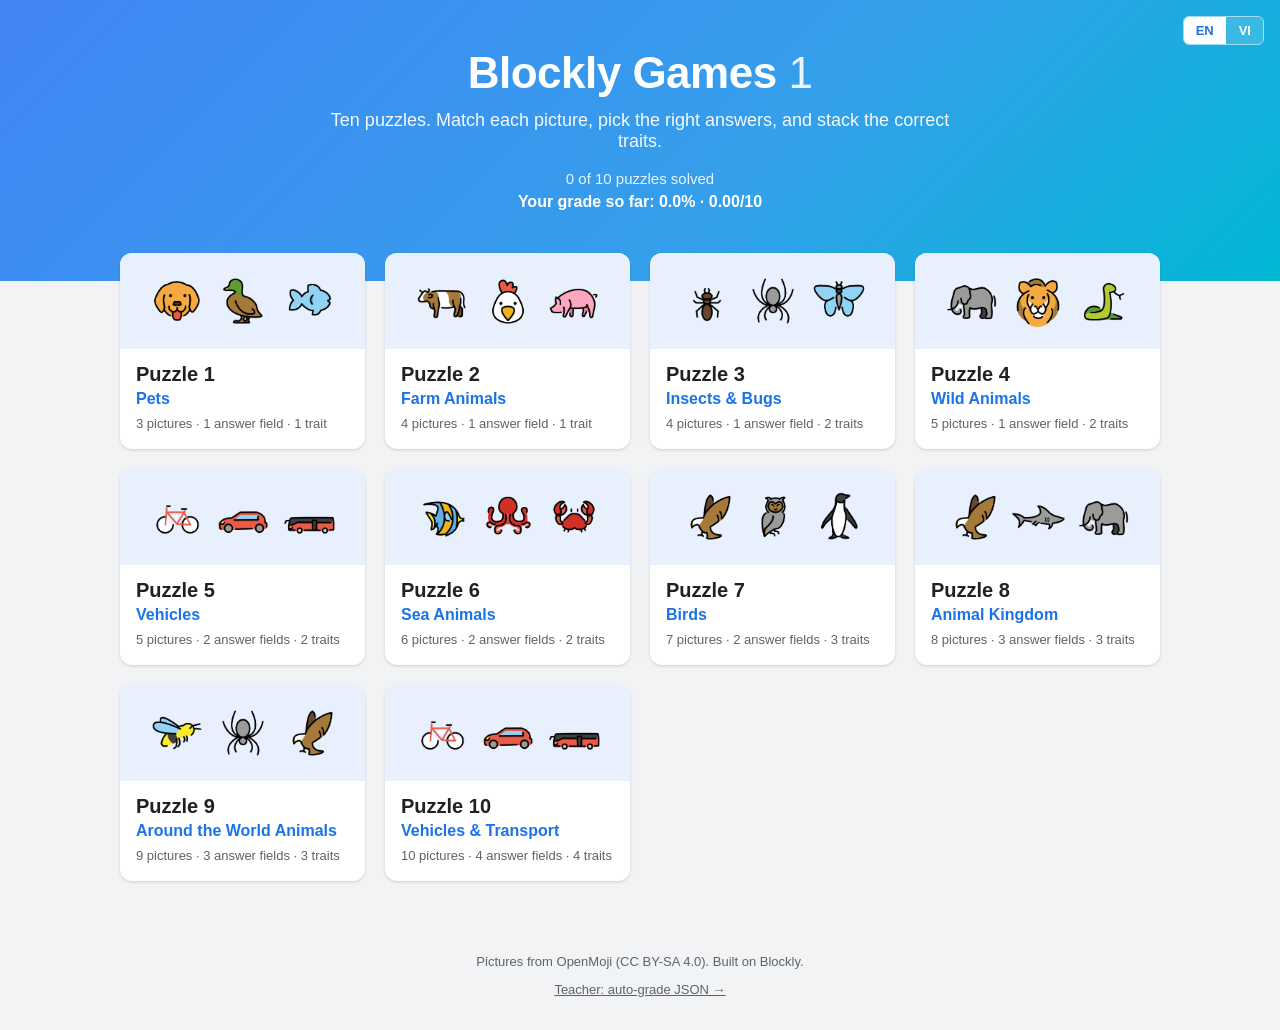
<file: index.html>
<!DOCTYPE html>
<html lang="en">
<head>
  <meta charset="utf-8">
  <meta name="viewport" content="width=device-width, initial-scale=1.0">
  <meta name="description" content="Eight block-based matching puzzles of increasing difficulty.">
  <title>Blockly Games 1</title>
  <link rel="icon" href="data:,">
  <link rel="stylesheet" href="css/style.css">
</head>
<body class="index">
  <header class="hero">
    <div id="langToggle" class="hero-lang"></div>
    <h1>Blockly Games <span class="edit">1</span></h1>
    <p id="tagline" class="tagline"></p>
    <p id="progress" class="progress"></p>
    <p id="grade" class="grade-line"></p>
    <button id="clearButton" class="ghost" style="display:none">Clear progress</button>
  </header>

  <noscript>This page requires JavaScript to list the puzzles.</noscript>

  <main id="grid" class="grid"></main>

  <footer class="site-footer">
    <p></p>
    <p><a id="graderLink" href="grader.html">Teacher: auto-grade JSON &rarr;</a></p>
  </footer>

  <script src="js/i18n.js"></script>
  <script src="js/data.js"></script>
  <script src="js/index.js"></script>
</body>
</html>
</file>
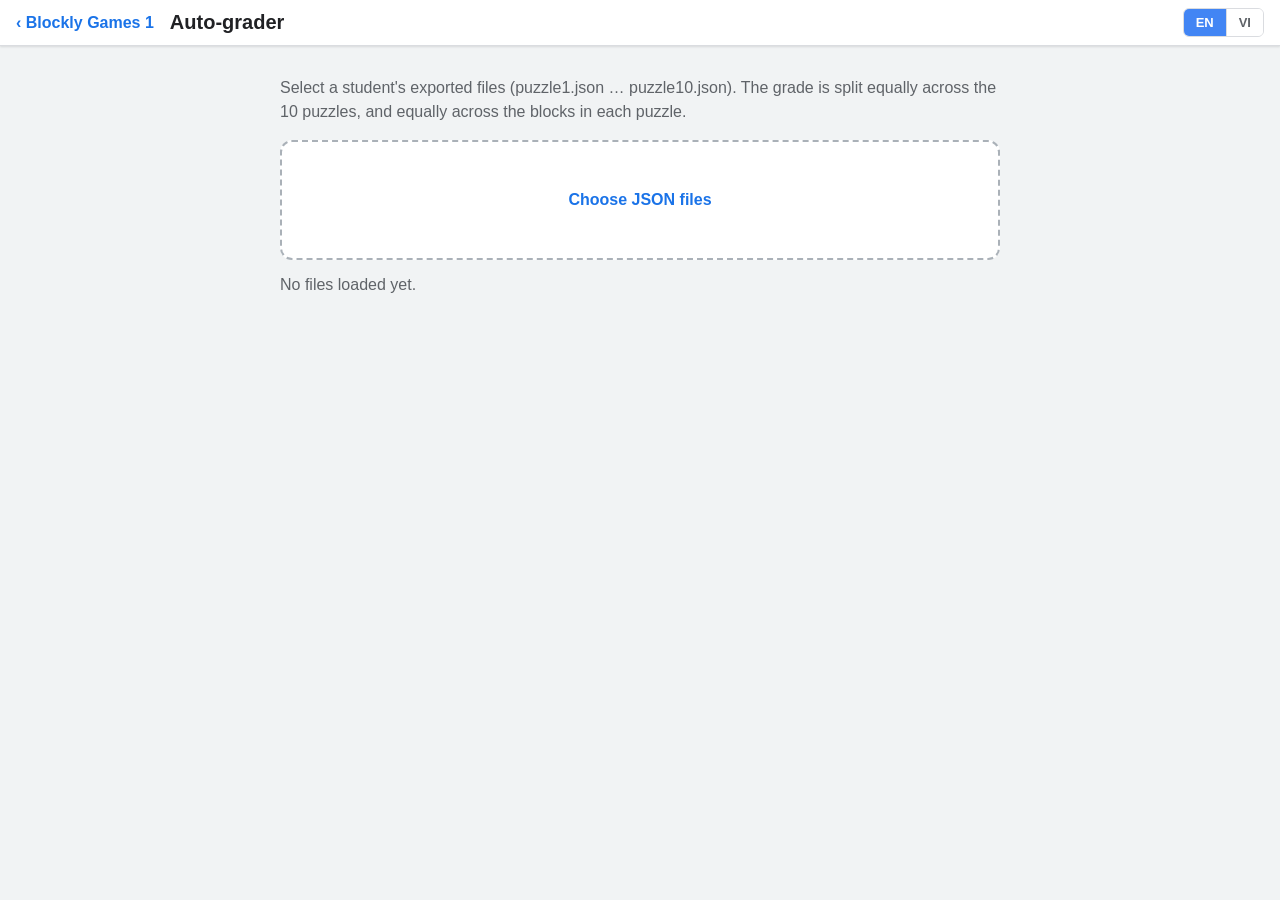
<file: grader.html>
<!DOCTYPE html>
<html lang="en">
<head>
  <meta charset="utf-8">
  <meta name="viewport" content="width=device-width, initial-scale=1.0">
  <title>Auto-grader - Blockly Games 1</title>
  <link rel="icon" href="data:,">
  <link rel="stylesheet" href="css/style.css">
</head>
<body class="grader">
  <header class="bar">
    <a class="back" href="index.html">&#8249; Blockly Games 1</a>
    <div class="bar-title"><h1 id="graderTitle">Auto-grader</h1></div>
    <div class="bar-actions"><div id="langToggle"></div></div>
  </header>

  <noscript>This tool requires JavaScript.</noscript>

  <main class="grader-main">
    <p id="graderIntro" class="grader-intro"></p>

    <label id="dropzone" class="dropzone" for="fileInput">
      <span id="chooseLabel">Choose JSON files</span>
      <input id="fileInput" type="file" accept="application/json,.json" multiple hidden>
    </label>

    <p id="noFiles" class="muted"></p>
    <p id="studentInfo" class="student-info" style="display:none"></p>

    <div id="report" class="report" style="display:none">
      <table class="grade-table">
        <thead>
          <tr>
            <th id="thPuzzle">Puzzle</th>
            <th id="thTopic">Topic</th>
            <th id="thBlocks">Blocks correct</th>
            <th id="thScore">Puzzle score</th>
            <th id="thWeight">Weight</th>
          </tr>
        </thead>
        <tbody id="reportBody"></tbody>
      </table>

      <div class="grade-totals">
        <div id="totalPercent" class="grade-total-main"></div>
        <div id="total10" class="grade-total-sub"></div>
      </div>

      <button id="downloadButton" class="primary" disabled>Download report</button>
    </div>
  </main>

  <script src="js/i18n.js"></script>
  <script src="js/data.js"></script>
  <script src="js/grader.js"></script>
</body>
</html>
</file>
<file: css/style.css>
/* Blockly Games Edit 1 - shared styles */

:root {
  --accent: #4285f4;
  --accent-dark: #1a73e8;
  --good: #0f9d58;
  --bg: #f1f3f4;
  --ink: #202124;
  --muted: #5f6368;
}

* { box-sizing: border-box; }

html, body {
  margin: 0;
  padding: 0;
  font-family: 'Segoe UI', Roboto, Arial, Helvetica, sans-serif;
  color: var(--ink);
}

button {
  font-family: inherit;
  font-size: 15px;
  padding: 8px 16px;
  border: 1px solid #dadce0;
  border-radius: 6px;
  background: #fff;
  color: var(--ink);
  cursor: pointer;
}
button:hover { background: #f8f9fa; }
button.primary {
  background: var(--accent);
  border-color: var(--accent);
  color: #fff;
}
button.primary:hover { background: var(--accent-dark); }
button.ghost {
  background: transparent;
  border-color: rgba(255, 255, 255, 0.7);
  color: #fff;
}
button.ghost:hover { background: rgba(255, 255, 255, 0.15); }

/* ---------------------------------------------------------------- Index page */
body.index {
  background: var(--bg);
  min-height: 100vh;
}

.hero {
  background: linear-gradient(135deg, #4285f4, #34a0eb 60%, #00b8d4);
  color: #fff;
  text-align: center;
  padding: 48px 20px 56px;
}
.hero h1 {
  margin: 0;
  font-size: 44px;
  font-weight: 700;
  letter-spacing: -0.5px;
}
.hero .edit {
  font-weight: 300;
  opacity: 0.9;
}
.hero .tagline {
  margin: 12px auto 0;
  max-width: 640px;
  font-size: 18px;
  opacity: 0.95;
}
.hero .progress {
  margin: 18px 0 6px;
  font-size: 15px;
  opacity: 0.9;
}
.hero .grade-line {
  margin: 0 0 14px;
  font-size: 16px;
  font-weight: 700;
}

.grid {
  max-width: 1080px;
  margin: -28px auto 40px;
  padding: 0 20px;
  position: relative;
  z-index: 1;
  display: grid;
  grid-template-columns: repeat(auto-fill, minmax(230px, 1fr));
  gap: 20px;
}

.card {
  display: flex;
  flex-direction: column;
  background: #fff;
  border-radius: 12px;
  text-decoration: none;
  color: inherit;
  overflow: hidden;
  box-shadow: 0 1px 3px rgba(60, 64, 67, 0.2);
  transition: transform 0.12s ease, box-shadow 0.12s ease;
}
.card:hover {
  transform: translateY(-3px);
  box-shadow: 0 6px 18px rgba(60, 64, 67, 0.28);
}
.card.done { outline: 2px solid var(--good); }

.card-thumbs {
  display: flex;
  align-items: center;
  justify-content: center;
  gap: 10px;
  background: #e8f0fe;
  padding: 18px;
  min-height: 96px;
}
.card-thumbs img {
  width: 56px;
  height: 56px;
  object-fit: contain;
}

.card-body { padding: 14px 16px 18px; }
.card-body h2 {
  margin: 0;
  font-size: 20px;
  display: flex;
  align-items: center;
  gap: 8px;
}
.card .tick {
  display: inline-flex;
  align-items: center;
  justify-content: center;
  width: 22px;
  height: 22px;
  border-radius: 50%;
  background: var(--good);
  color: #fff;
  font-size: 14px;
}
.card-topic {
  margin: 4px 0 8px;
  font-size: 16px;
  font-weight: 600;
  color: var(--accent-dark);
}
.card-meta {
  margin: 0;
  font-size: 13px;
  color: var(--muted);
}
.card-score {
  margin: 8px 0 0;
  font-size: 13px;
  font-weight: 700;
  color: var(--good);
}

.site-footer {
  text-align: center;
  padding: 20px;
  font-size: 13px;
  color: var(--muted);
}
.site-footer a { color: var(--muted); }

/* ----------------------------------------------------------------- Game page */
html, body.game { height: 100%; }
body.game {
  display: flex;
  flex-direction: column;
  background: var(--bg);
}

.bar {
  display: flex;
  align-items: center;
  gap: 16px;
  padding: 8px 16px;
  background: #fff;
  border-bottom: 1px solid #dadce0;
  box-shadow: 0 1px 2px rgba(60, 64, 67, 0.15);
}
.bar .back {
  text-decoration: none;
  color: var(--accent-dark);
  font-weight: 600;
  white-space: nowrap;
}
.bar-title { flex: 1; min-width: 0; }
.bar-title h1 {
  margin: 0;
  font-size: 20px;
}
.bar-title p {
  margin: 2px 0 0;
  font-size: 13px;
  color: var(--muted);
}

#blockly {
  flex: 1;
  width: 100%;
}

/* ------------------------------------------------------------------- Overlay */
.overlay {
  position: fixed;
  inset: 0;
  display: none;
  align-items: center;
  justify-content: center;
  background: rgba(32, 33, 36, 0.45);
  z-index: 1000;
}
.overlay.show { display: flex; }

/* Identity dialog sits above the result window. */
#identityPanel { z-index: 1200; }
.field { text-align: left; margin-bottom: 14px; }
.field label {
  display: block;
  font-size: 13px;
  font-weight: 600;
  color: var(--muted);
  margin-bottom: 4px;
}
.field input {
  width: 100%;
  padding: 9px 12px;
  font-size: 15px;
  border: 1px solid #dadce0;
  border-radius: 6px;
  font-family: inherit;
}
.field input:focus {
  outline: none;
  border-color: var(--accent);
  box-shadow: 0 0 0 2px rgba(66, 133, 244, 0.25);
}
.identity-error {
  color: #b00020 !important;
  font-size: 13px;
  margin: 0 0 12px !important;
}

.overlay-card {
  position: relative;
  background: #fff;
  border-radius: 14px;
  padding: 28px 32px;
  width: min(440px, 90vw);
  text-align: center;
  box-shadow: 0 12px 40px rgba(0, 0, 0, 0.3);
}
.overlay-card h2 { margin: 0 0 8px; font-size: 26px; }
.overlay-card p { margin: 0 0 16px; color: var(--muted); }
.result-score { font-weight: 700; color: var(--ink) !important; margin: 0 0 12px !important; }
.overlay-close {
  position: absolute;
  top: 10px;
  right: 12px;
  border: none;
  background: transparent;
  font-size: 22px;
  line-height: 1;
  color: var(--muted);
  padding: 4px 8px;
}
.overlay-actions {
  display: flex;
  gap: 10px;
  justify-content: center;
  margin-top: 8px;
}

.result-bar {
  height: 14px;
  border-radius: 7px;
  background: #e0e0e0;
  overflow: hidden;
  margin-bottom: 20px;
}
.result-bar-value {
  height: 100%;
  width: 0;
  background: var(--good);
  transition: width 0.6s ease;
}

/* ------------------------------------------------------- Language toggle */
.lang-toggle {
  display: inline-flex;
  border: 1px solid #dadce0;
  border-radius: 6px;
  overflow: hidden;
}
.lang-btn {
  border: none;
  border-radius: 0;
  padding: 6px 12px;
  font-size: 13px;
  font-weight: 600;
  background: #fff;
  color: var(--muted);
}
.lang-btn + .lang-btn { border-left: 1px solid #dadce0; }
.lang-btn.active {
  background: var(--accent);
  color: #fff;
}
.hero-lang {
  position: absolute;
  top: 16px;
  right: 16px;
}
.hero-lang .lang-btn { background: rgba(255, 255, 255, 0.15); color: #fff; border-color: transparent; }
.hero-lang .lang-btn.active { background: #fff; color: var(--accent-dark); }
.hero-lang.lang-toggle { border-color: rgba(255, 255, 255, 0.6); }
.hero { position: relative; }

/* --------------------------------------------------------- Header actions */
.bar-actions {
  display: flex;
  align-items: center;
  gap: 10px;
  white-space: nowrap;
}

/* ----------------------------------------------------------------- Toast */
.toast {
  position: fixed;
  left: 50%;
  bottom: 24px;
  transform: translateX(-50%) translateY(20px);
  background: #202124;
  color: #fff;
  padding: 10px 18px;
  border-radius: 8px;
  font-size: 14px;
  opacity: 0;
  pointer-events: none;
  transition: opacity 0.25s ease, transform 0.25s ease;
  z-index: 1100;
}
.toast.show {
  opacity: 1;
  transform: translateX(-50%) translateY(0);
}

/* ---------------------------------------------------------------- Grader */
body.grader { background: var(--bg); min-height: 100vh; }
.grader-main {
  max-width: 760px;
  margin: 30px auto;
  padding: 0 20px 40px;
}
.grader-intro { color: var(--muted); line-height: 1.5; }
.dropzone {
  display: flex;
  align-items: center;
  justify-content: center;
  min-height: 120px;
  border: 2px dashed #aab1b8;
  border-radius: 12px;
  background: #fff;
  color: var(--accent-dark);
  font-weight: 600;
  cursor: pointer;
  text-align: center;
  padding: 20px;
  transition: background 0.15s ease, border-color 0.15s ease;
}
.dropzone:hover, .dropzone.over {
  background: #e8f0fe;
  border-color: var(--accent);
}
.muted { color: var(--muted); }
.student-info {
  font-size: 16px;
  font-weight: 700;
  color: var(--ink);
  margin: 10px 0 0;
}

.grade-table {
  width: 100%;
  border-collapse: collapse;
  margin-top: 10px;
  background: #fff;
  border-radius: 10px;
  overflow: hidden;
  box-shadow: 0 1px 3px rgba(60, 64, 67, 0.2);
}
.grade-table th, .grade-table td {
  padding: 10px 14px;
  text-align: left;
  border-bottom: 1px solid #eee;
  font-size: 14px;
}
.grade-table th { background: #f1f3f4; color: var(--muted); font-weight: 600; }
.grade-table tr.missing td { color: #b00020; background: #fff5f5; }

.grade-totals {
  margin: 20px 0;
  text-align: right;
}
.grade-total-main { font-size: 26px; font-weight: 700; }
.grade-total-sub { font-size: 18px; color: var(--muted); }
</file>
